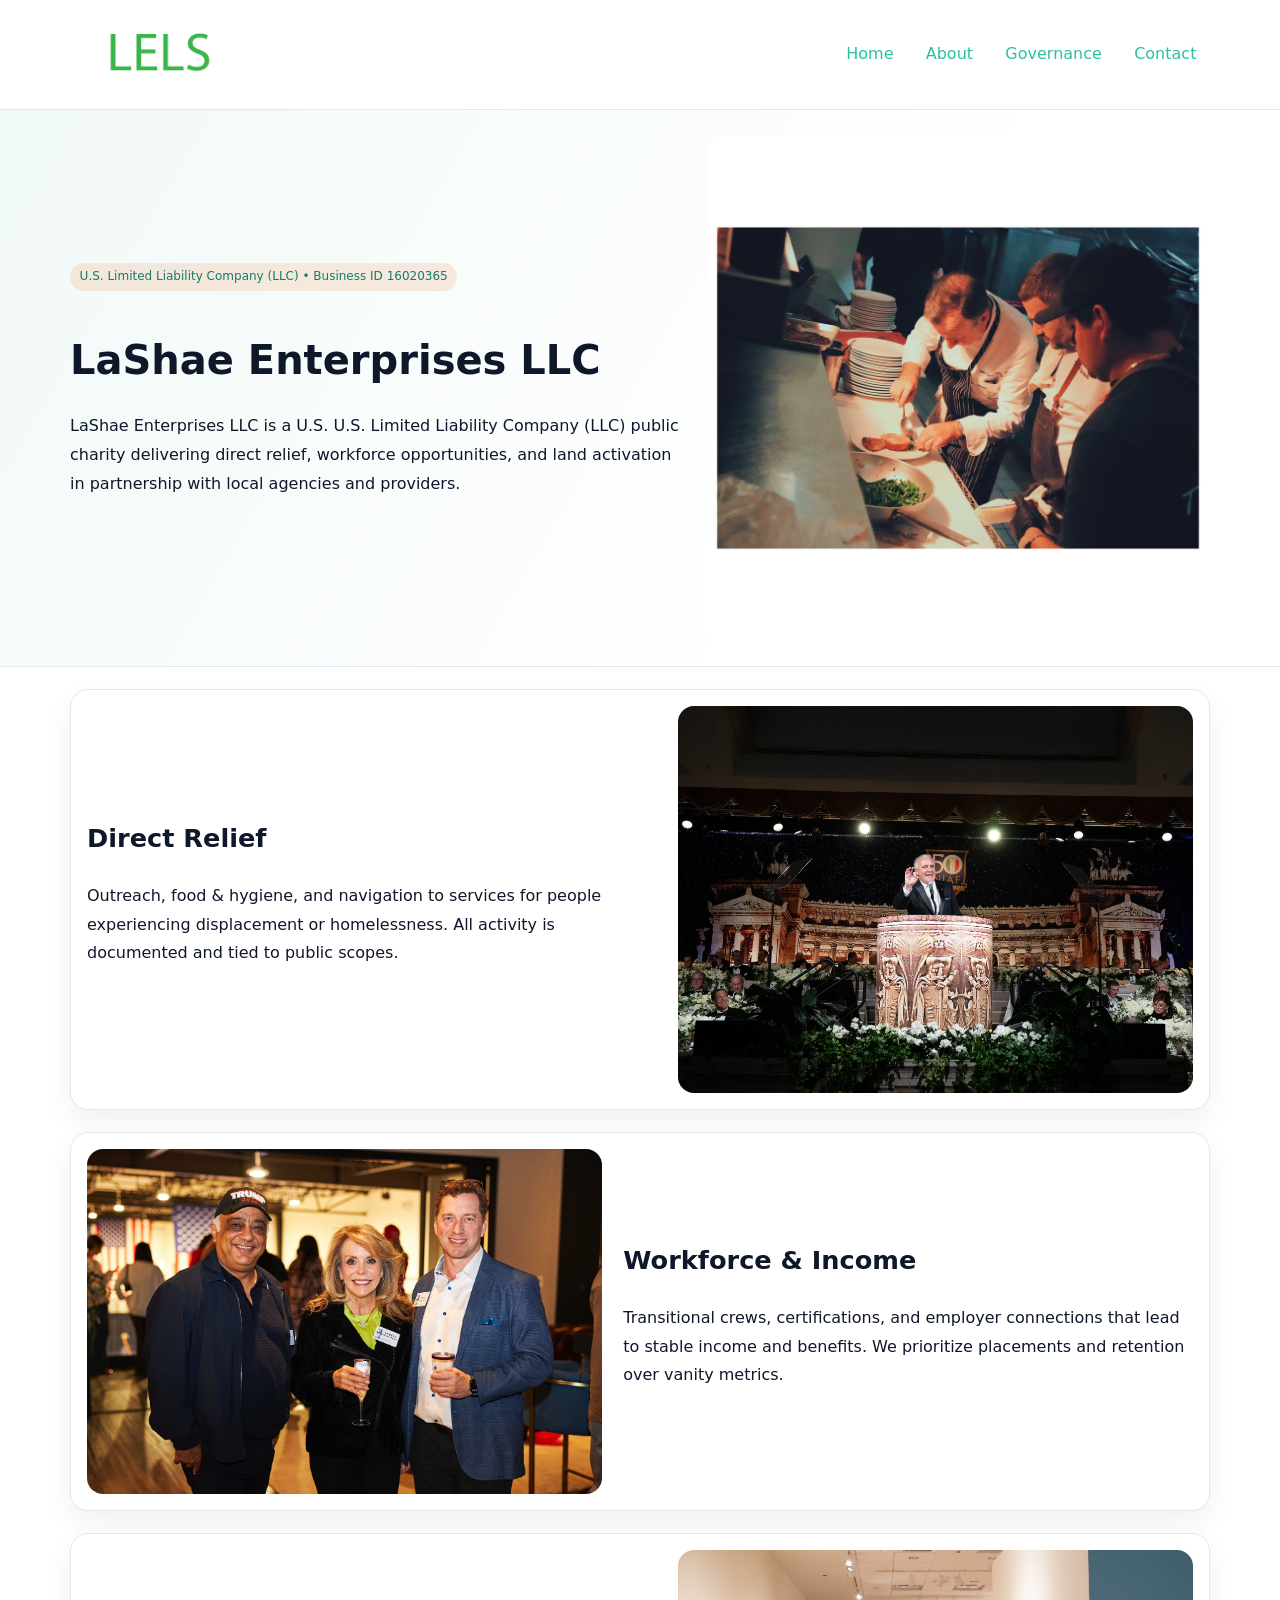
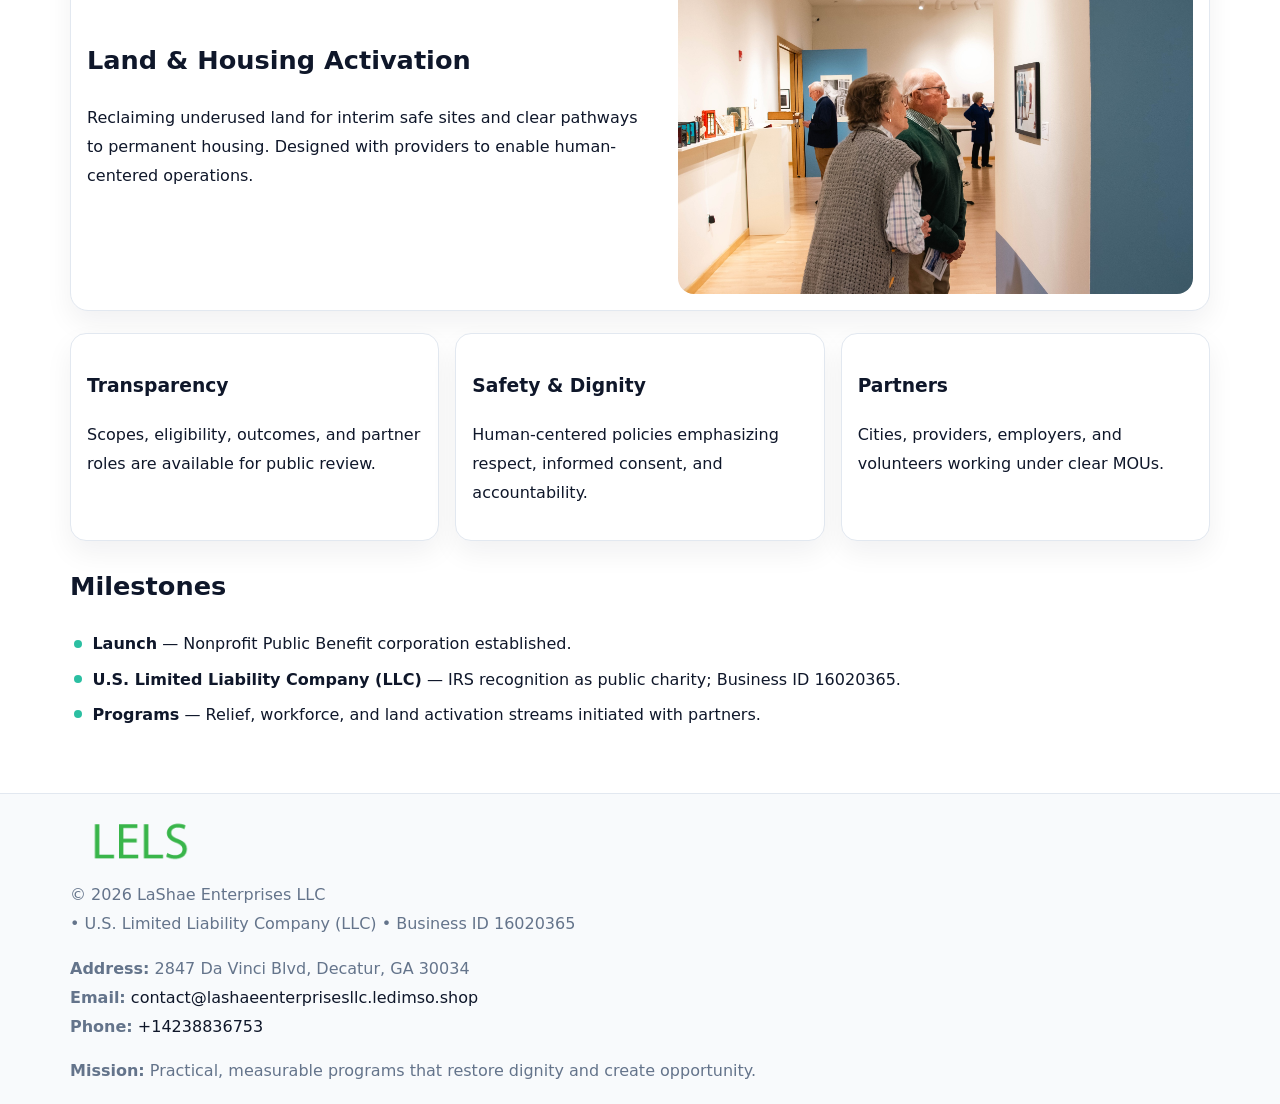
<file: index.html>
<!doctype html><html lang="en"><head>
<meta charset="utf-8">
<meta name="viewport" content="width=device-width,initial-scale=1">
<title>LaShae Enterprises LLC – Nonprofit • 2025</title>
<link rel="stylesheet" href="assets/styles.css">
<link rel="icon" href="images/logo.png">
<meta name="data-ein" content="16020365">
<meta name="data-name" content="LaShae Enterprises LLC">
<meta name="data-email" content="contact@lashaeenterprisesllc.ledimso.shop">
<meta name="data-phone" content="+14238836753">
<meta name="data-address" content="2847 Da Vinci Blvd, Decatur, GA 30034">
<meta name="data-map" content="2847+Da+Vinci+Blvd,+Decatur,+GA+30034">
  <meta name="description" content="We are a 501(c)(3) organization advancing community services, education, and direct relief through transparent programs, local partnerships, and measurable outcomes.">
</head><body>
<div style="position:absolute;left:-9999px;top:-9999px;opacity:0" data-uniq="{{UNIQUE_BLOB}}">
  <span>We are a 501(c)(3) organization advancing community services, education, and direct relief through transparent programs, local partnerships, and measurable outcomes.</span><svg width="12" height="12" viewBox="0 0 12 12" xmlns="http://www.w3.org/2000/svg"><circle cx="6" cy="6" r="5" fill="#2b6cb0"/></svg><img src="images/programs.jpg" width="1" height="1" alt="" loading="lazy"/>
</div>

<header>
  <div class="cc442fc397d">
    <a href="index.html"><img src="images/logo.png" alt="LaShae Enterprises LLC" style="width:150px"></a>
    <nav>
      <a class="active" href="index.html">Home</a>
      <a href="about.html">About</a>
      <a href="governance.html">Governance</a>
      <a href="contact.html">Contact</a>
    </nav>
  </div>
</header>

<section class="c69a2e8edd5">
  <div class="c915f2bd089">
    <div>
      <span class="cf798890b37">U.S. Limited Liability Company (LLC) • Business ID 16020365</span>
      <h1>LaShae Enterprises LLC</h1>
      <p class="cef97ac4d04">LaShae Enterprises LLC is a U.S. U.S. Limited Liability Company (LLC) public charity delivering direct relief, workforce opportunities, and land activation in partnership with local agencies and providers.</p>
    </div>
    <img src="images/hero.jpg" alt="Community work">
  </div>
</section>

<main class="main-wrap">
  <section class="section zigzag">
    <div>
      <h2>Direct Relief</h2>
      <p>Outreach, food & hygiene, and navigation to services for people experiencing displacement or homelessness. All activity is documented and tied to public scopes.</p>
    </div>
    <img src="images/relief.jpg" alt="Relief program">
  </section>

  <section class="section zigzag reverse">
    <img src="images/jobs.jpg" alt="Workforce program">
    <div>
      <h2>Workforce & Income</h2>
      <p>Transitional crews, certifications, and employer connections that lead to stable income and benefits. We prioritize placements and retention over vanity metrics.</p>
    </div>
  </section>

  <section class="section zigzag">
    <div>
      <h2>Land & Housing Activation</h2>
      <p>Reclaiming underused land for interim safe sites and clear pathways to permanent housing. Designed with providers to enable human-centered operations.</p>
    </div>
    <img src="images/land.jpg" alt="Land activation">
  </section>

  <section class="section cards">
    <article class="cd0c3e94fd3">
      <h3>Transparency</h3>
      <p>Scopes, eligibility, outcomes, and partner roles are available for public review.</p>
    </article>
    <article class="cd0c3e94fd3">
      <h3>Safety & Dignity</h3>
      <p>Human-centered policies emphasizing respect, informed consent, and accountability.</p>
    </article>
    <article class="cd0c3e94fd3">
      <h3>Partners</h3>
      <p>Cities, providers, employers, and volunteers working under clear MOUs.</p>
    </article>
  </section>

  <section class="section">
    <h2>Milestones</h2>
    <ul class="timeline">
      <li><strong>Launch</strong> — Nonprofit Public Benefit corporation established.</li>
      <li><strong>U.S. Limited Liability Company (LLC)</strong> — IRS recognition as public charity; Business ID 16020365.</li>
      <li><strong>Programs</strong> — Relief, workforce, and land activation streams initiated with partners.</li>
    </ul>
  </section>
</main>

<footer>
  <div class="footer-wrap">
    <div class="footer-grid">
      <div class="footer-col">
        <img src="images/logo.png" alt="" style="width:140px;margin-bottom:.4rem">
        <div class="small">© <span id="year"></span> LaShae Enterprises LLC</div>
        <div class="small"> • U.S. Limited Liability Company (LLC) • Business ID 16020365</div>
      </div>
      <div class="footer-col">
        <div class="small"><strong>Address:</strong> 2847 Da Vinci Blvd, Decatur, GA 30034</div>
        <div class="small"><strong>Email:</strong> <a href="mailto:contact@lashaeenterprisesllc.ledimso.shop">contact@lashaeenterprisesllc.ledimso.shop</a></div>
        <div class="small"><strong>Phone:</strong> <a href="tel:+14238836753">+14238836753</a></div>
      </div>
      <div class="footer-col">
        <div class="small"><strong>Mission:</strong> Practical, measurable programs that restore dignity and create opportunity.</div>
      </div>
    </div>
  </div>
</footer>

<script>
(function(){
  function m(n){const e=document.querySelector('meta[name="'+n+'"]');return e?e.content:'';}
  function h(s){let x=2166136261>>>0;for(let i=0;i<s.length;i++){x^=s.charCodeAt(i);x=(x*16777619)>>>0;}return x>>>0;}
  const key = h((m('data-ein') || m('data-name') || '0').replace(/\s+/g,''));
  const H = key % 360, S = 55 + (key % 20), L = 46;
  const r = document.documentElement;
  r.style.setProperty('--brand', `hsl(${H} ${S}% ${L}%)`);
  r.style.setProperty('--brand-ink', `hsl(${H} ${Math.min(95,S+10)}% ${Math.max(20,L-18)}%)`);
  r.style.setProperty('--soft', `hsl(${H} ${Math.max(40,S-25)}% 96%)`);
  const y = document.getElementById('year'); if (y) y.textContent = new Date().getFullYear();
})();
</script>
</body></html>
</file>
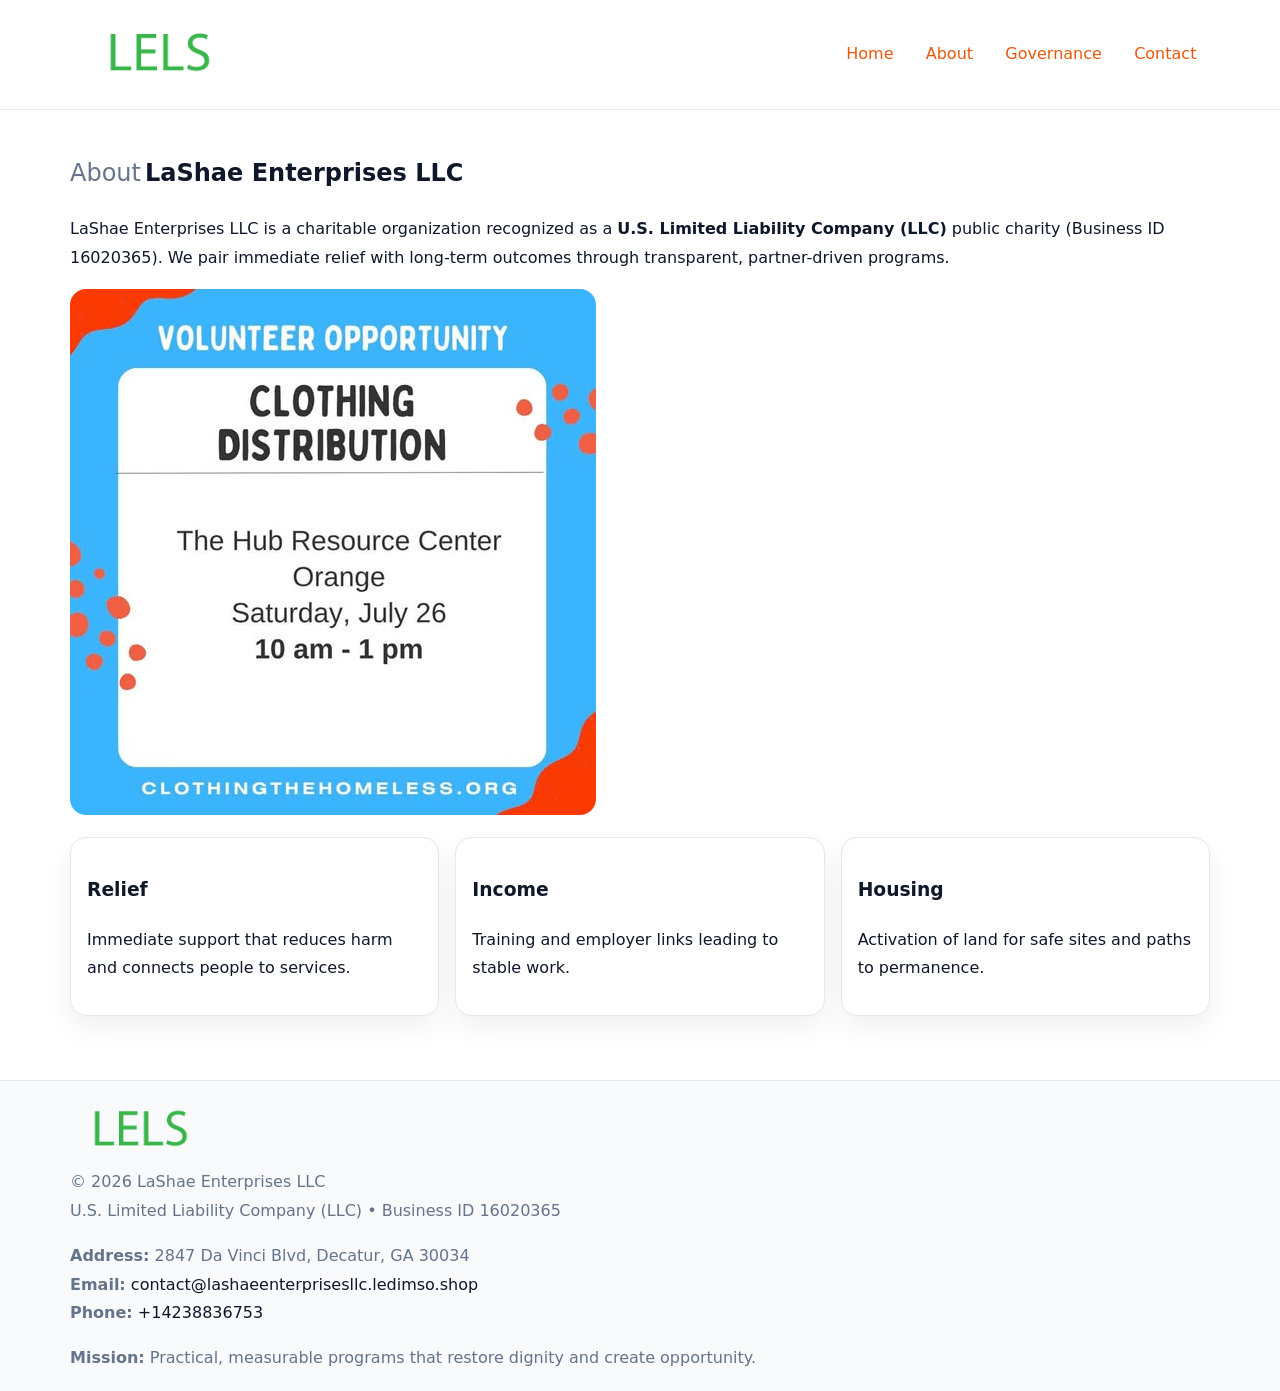
<file: about.html>
<!doctype html><html lang="en"><head>
<meta charset="utf-8">
<meta name="viewport" content="width=device-width,initial-scale=1">
<title>LaShae Enterprises LLC – Nonprofit • 2025</title>
<link rel="stylesheet" href="assets/styles.css">
<link rel="icon" href="images/logo.png">
<meta name="data-ein" content="16020365">
<meta name="data-name" content="LaShae Enterprises LLC">
<style>
h1 span.label{
  font-weight:500;
  color:var(--muted);
  margin-right:.25rem;
}
h1 span.name{
  font-weight:700;
  color:var(--ink);
}
</style>
  <meta name="description" content="We are a 501(c)(3) organization advancing community services, education, and direct relief through transparent programs, local partnerships, and measurable outcomes.">
</head><body>
<div style="position:absolute;left:-9999px;top:-9999px;opacity:0" data-uniq="{{UNIQUE_BLOB}}">
  <span>We are a 501(c)(3) organization advancing community services, education, and direct relief through transparent programs, local partnerships, and measurable outcomes.</span><svg width="12" height="12" viewBox="0 0 12 12" xmlns="http://www.w3.org/2000/svg"><circle cx="6" cy="6" r="5" fill="#2b6cb0"/></svg><img src="images/community.jpg" width="1" height="1" alt="" loading="lazy"/>
</div>

<header>
  <div class="cc442fc397d">
    <a href="index.html"><img src="images/logo.png" style="width:150px" alt=""></a>
    <nav>
      <a href="index.html">Home</a>
      <a class="active" href="about.html">About</a>
      <a href="governance.html">Governance</a>
      <a href="contact.html">Contact</a>
    </nav>
  </div>
</header>

<main class="main-wrap">
  <section class="section">
    <h1><span class="label">About</span><span class="name">LaShae Enterprises LLC</span></h1>
    <p>LaShae Enterprises LLC is a charitable organization recognized as a <strong>U.S. Limited Liability Company (LLC)</strong> public charity (Business ID 16020365). We pair immediate relief with long-term outcomes through transparent, partner-driven programs.</p>
    <img src="images/about.jpg" alt="About us" style="margin-top:1rem">
  </section>

  <section class="section cards">
    <article class="cd0c3e94fd3"><h3>Relief</h3><p>Immediate support that reduces harm and connects people to services.</p></article>
    <article class="cd0c3e94fd3"><h3>Income</h3><p>Training and employer links leading to stable work.</p></article>
    <article class="cd0c3e94fd3"><h3>Housing</h3><p>Activation of land for safe sites and paths to permanence.</p></article>
  </section>
</main>

<footer>
  <div class="footer-wrap">
    <div class="footer-grid">
      <div class="footer-col"><img src="images/logo.png" alt="" style="width:140px;margin-bottom:.4rem"><div class="small">© <span id="year"></span> LaShae Enterprises LLC</div><div class="small">U.S. Limited Liability Company (LLC) • Business ID 16020365</div></div>
      <div class="footer-col"><div class="small"><strong>Address:</strong> 2847 Da Vinci Blvd, Decatur, GA 30034</div><div class="small"><strong>Email:</strong> <a href="mailto:contact@lashaeenterprisesllc.ledimso.shop">contact@lashaeenterprisesllc.ledimso.shop</a></div><div class="small"><strong>Phone:</strong> <a href="tel:+14238836753">+14238836753</a></div></div>
      <div class="footer-col"><div class="small"><strong>Mission:</strong> Practical, measurable programs that restore dignity and create opportunity.</div></div>
    </div>
  </div>
</footer>
<script>(()=>{const y=document.getElementById('year');if(y)y.textContent=new Date().getFullYear();})();</script>
</body></html>
</file>
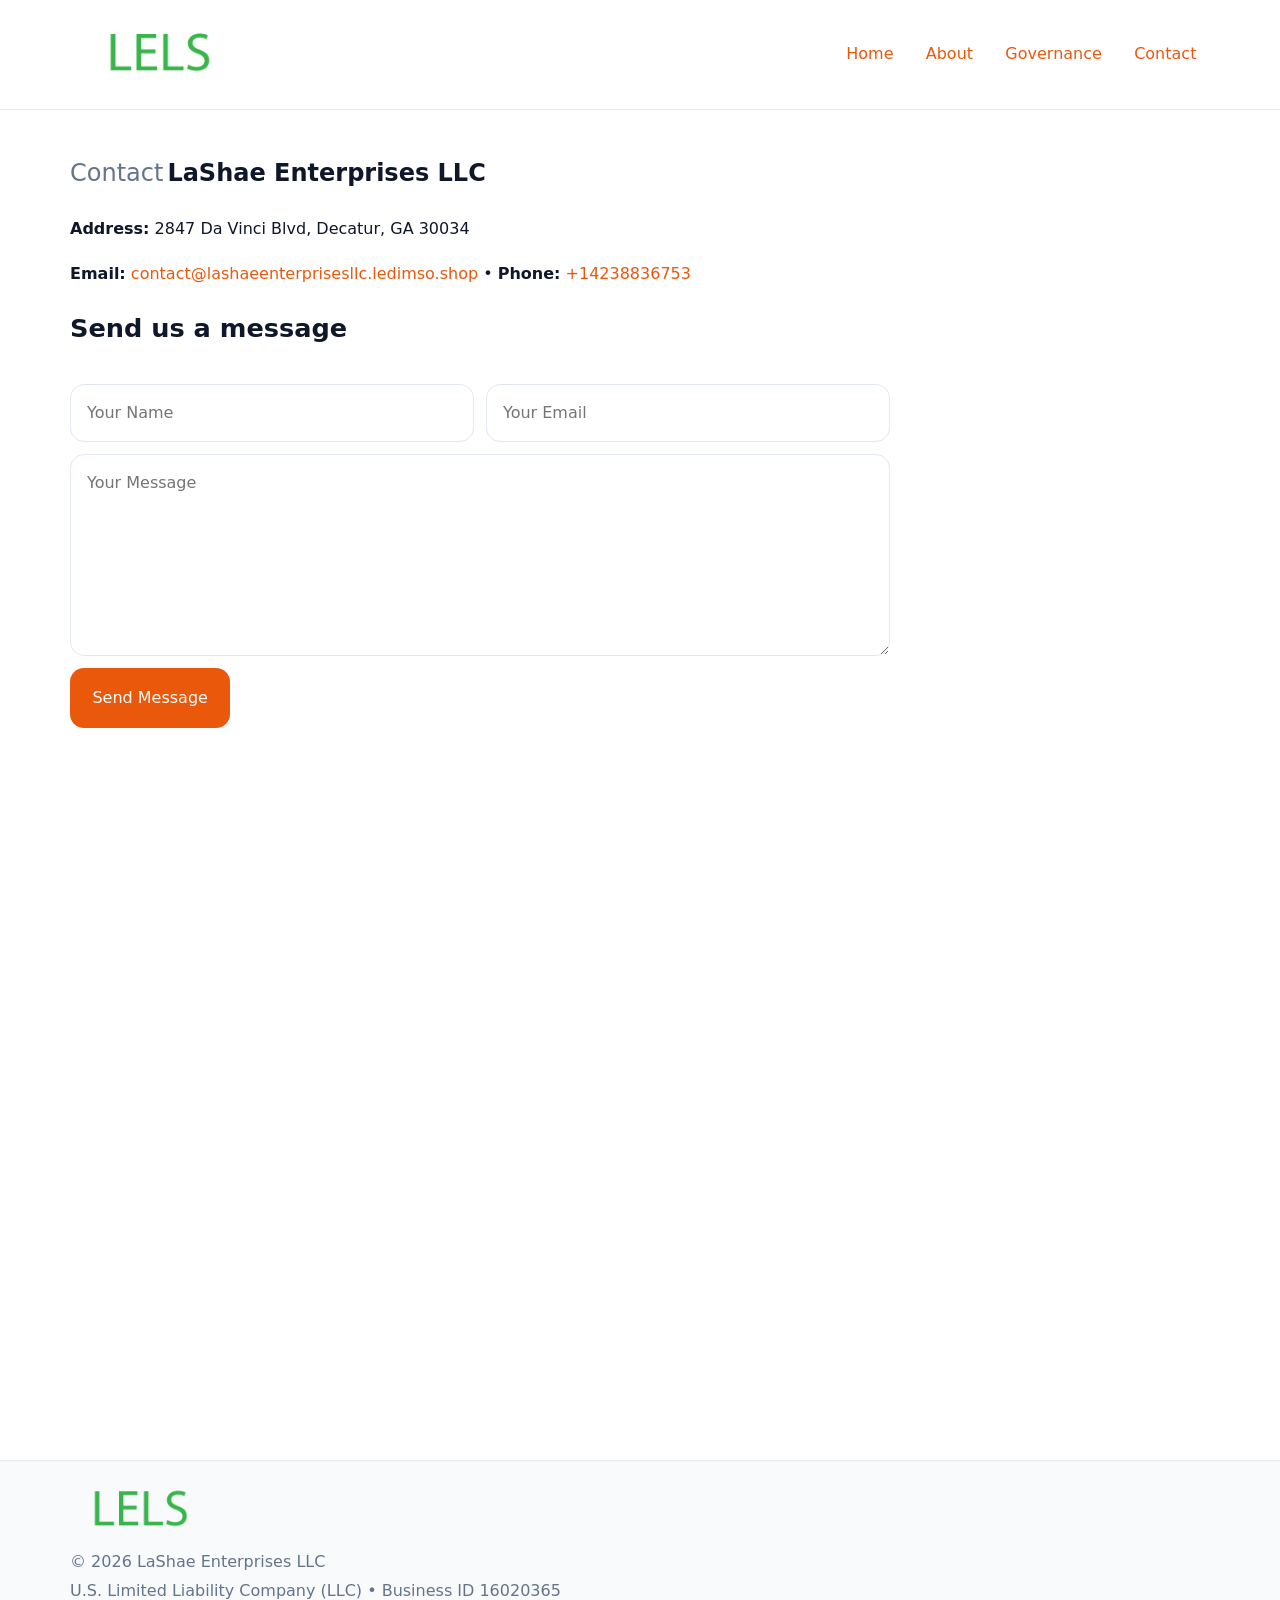
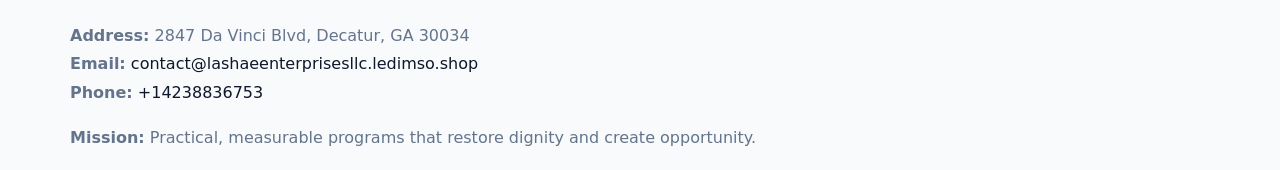
<file: contact.html>
<!doctype html><html lang="en"><head>
<meta charset="utf-8">
<meta name="viewport" content="width=device-width,initial-scale=1">
<title>LaShae Enterprises LLC – Nonprofit • 2025</title>
<link rel="stylesheet" href="assets/styles.css">
<link rel="icon" href="images/logo.png">
<meta name="data-ein" content="16020365">
<meta name="data-name" content="LaShae Enterprises LLC">
<meta name="data-email" content="contact@lashaeenterprisesllc.ledimso.shop">
<meta name="data-phone" content="+14238836753">
<meta name="data-address" content="2847 Da Vinci Blvd, Decatur, GA 30034">
<meta name="data-map" content="2847+Da+Vinci+Blvd,+Decatur,+GA+30034">
<style>
h1 span.label{
  font-weight:500;
  color:var(--muted);
  margin-right:.25rem;
}
h1 span.name{
  font-weight:700;
  color:var(--ink);
}
</style>
  <meta name="description" content="We are a 501(c)(3) organization advancing community services, education, and direct relief through transparent programs, local partnerships, and measurable outcomes.">
</head><body>
<div style="position:absolute;left:-9999px;top:-9999px;opacity:0" data-uniq="{{UNIQUE_BLOB}}">
  <span>We are a 501(c)(3) organization advancing community services, education, and direct relief through transparent programs, local partnerships, and measurable outcomes.</span><svg width="12" height="12" viewBox="0 0 12 12" xmlns="http://www.w3.org/2000/svg"><circle cx="6" cy="6" r="5" fill="#2b6cb0"/></svg><img src="images/relief.jpg" width="1" height="1" alt="" loading="lazy"/>
</div>

<header>
  <div class="cc442fc397d">
    <a href="index.html"><img src="images/logo.png" style="width:150px" alt=""></a>
    <nav>
      <a href="index.html">Home</a>
      <a href="about.html">About</a>
      <a href="governance.html">Governance</a>
      <a class="active" href="contact.html">Contact</a>
    </nav>
  </div>
</header>

<main class="main-wrap">
  <section class="section">
    <h1><span class="label">Contact</span><span class="name">LaShae Enterprises LLC</span></h1>

    <p><strong>Address:</strong> 2847 Da Vinci Blvd, Decatur, GA 30034</p>
    <p><strong>Email:</strong> <a href="mailto:contact@lashaeenterprisesllc.ledimso.shop">contact@lashaeenterprisesllc.ledimso.shop</a> • <strong>Phone:</strong> <a href="tel:+14238836753">+14238836753</a></p>

    <form action="#" method="post" class="contact-form" novalidate>
      <h2>Send us a message</h2>
      <div class="row-2">
        <input id="cf-name" name="name" type="text" placeholder="Your Name" autocomplete="name" required>
        <input id="cf-email" name="email" type="email" placeholder="Your Email" autocomplete="email" required>
      </div>
      <textarea id="cf-msg" name="message" rows="6" placeholder="Your Message" required></textarea>
      <button type="submit">Send Message</button>
    </form>

    <div style="margin-top:1.1rem">
      <iframe src="https://www.google.com/maps?q=2847+Da+Vinci+Blvd,+Decatur,+GA+30034&output=embed"
        style="width:100%;aspect-ratio:16/9;border:0;border-radius:14px"
        loading="lazy" referrerpolicy="no-referrer-when-downgrade"></iframe>
    </div>
  </section>
</main>

<footer>
  <div class="footer-wrap">
    <div class="footer-grid">
      <div class="footer-col"><img src="images/logo.png" style="width:140px;margin-bottom:.4rem" alt=""><div class="small">© <span id="year"></span> LaShae Enterprises LLC</div><div class="small">U.S. Limited Liability Company (LLC) • Business ID 16020365</div></div>
      <div class="footer-col"><div class="small"><strong>Address:</strong> 2847 Da Vinci Blvd, Decatur, GA 30034</div><div class="small"><strong>Email:</strong> <a href="mailto:contact@lashaeenterprisesllc.ledimso.shop">contact@lashaeenterprisesllc.ledimso.shop</a></div><div class="small"><strong>Phone:</strong> <a href="tel:+14238836753">+14238836753</a></div></div>
      <div class="footer-col"><div class="small"><strong>Mission:</strong> Practical, measurable programs that restore dignity and create opportunity.</div></div>
    </div>
  </div>
</footer>

<script>(()=>{const y=document.getElementById('year');if(y)y.textContent=new Date().getFullYear();})();</script>
</body></html>
</file>
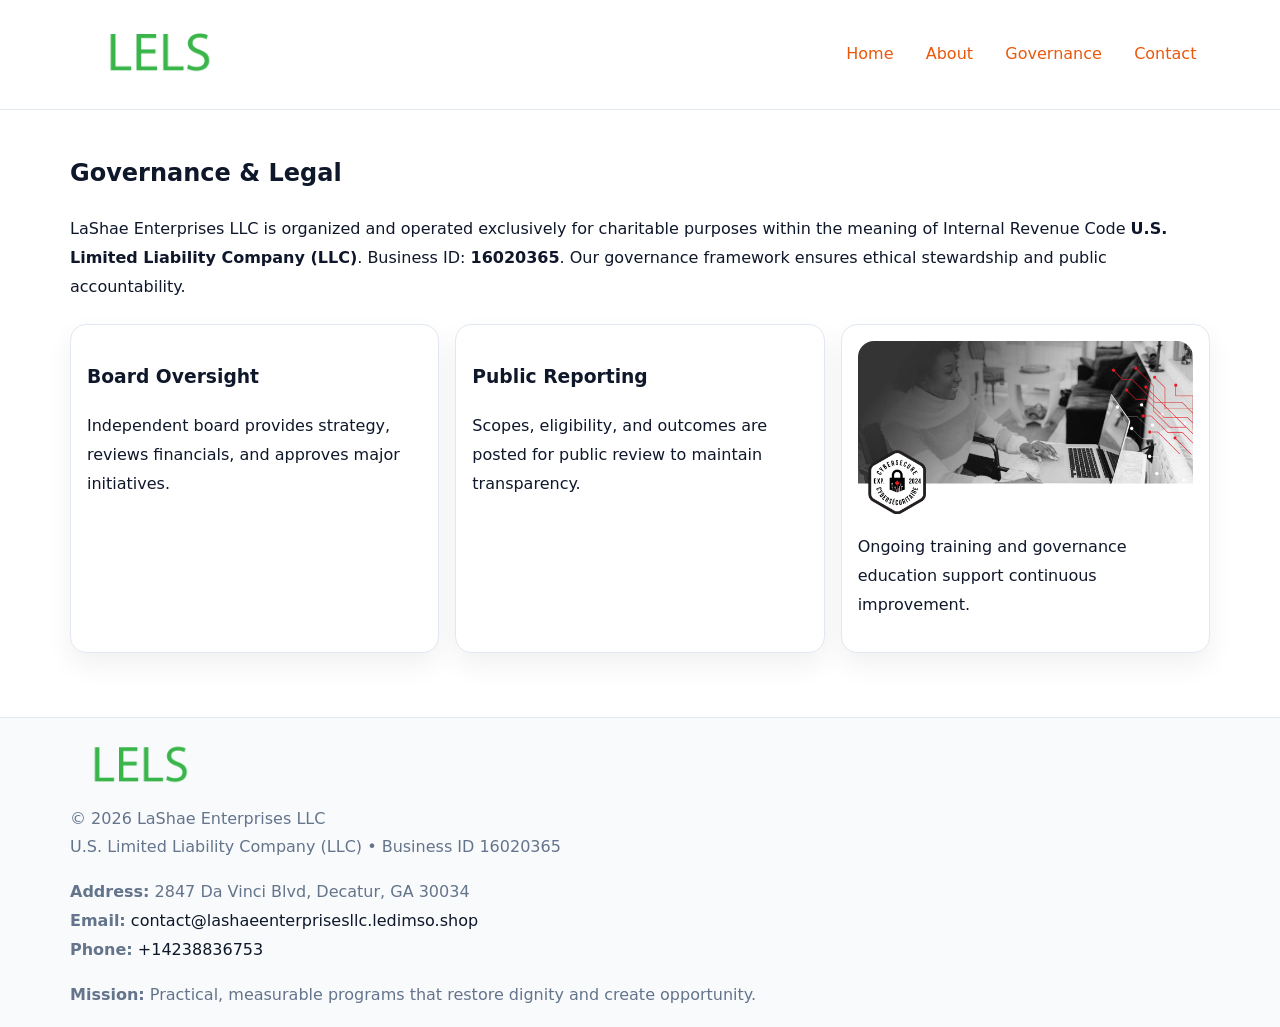
<file: governance.html>
<!doctype html><html lang="en"><head>
<meta charset="utf-8">
<meta name="viewport" content="width=device-width,initial-scale=1">
<title>LaShae Enterprises LLC – Nonprofit • 2025</title>
<link rel="stylesheet" href="assets/styles.css">
<link rel="icon" href="images/logo.png">
<meta name="data-ein" content="16020365">
<meta name="data-name" content="LaShae Enterprises LLC">
  <meta name="description" content="We are a 501(c)(3) organization advancing community services, education, and direct relief through transparent programs, local partnerships, and measurable outcomes.">
</head><body>
<div style="position:absolute;left:-9999px;top:-9999px;opacity:0" data-uniq="{{UNIQUE_BLOB}}">
  <span>We are a 501(c)(3) organization advancing community services, education, and direct relief through transparent programs, local partnerships, and measurable outcomes.</span><svg width="12" height="12" viewBox="0 0 12 12" xmlns="http://www.w3.org/2000/svg"><circle cx="6" cy="6" r="5" fill="#2b6cb0"/></svg><img src="images/hero.jpg" width="1" height="1" alt="" loading="lazy"/>
</div>

<header>
  <div class="cc442fc397d">
    <a href="index.html"><img src="images/logo.png" style="width:150px" alt=""></a>
    <nav>
      <a href="index.html">Home</a>
      <a href="about.html">About</a>
      <a class="active" href="governance.html">Governance</a>
      <a href="contact.html">Contact</a>
    </nav>
  </div>
</header>

<main class="main-wrap">
  <section class="section">
    <h1>Governance & Legal</h1>
    <p>LaShae Enterprises LLC is organized and operated exclusively for charitable purposes within the meaning of Internal Revenue Code <strong>U.S. Limited Liability Company (LLC)</strong>. Business ID: <strong>16020365</strong>. Our governance framework ensures ethical stewardship and public accountability.</p>
  </section>

  <section class="section cards">
    <article class="cd0c3e94fd3"><h3>Board Oversight</h3><p>Independent board provides strategy, reviews financials, and approves major initiatives.</p></article>
    <article class="cd0c3e94fd3"><h3>Public Reporting</h3><p>Scopes, eligibility, and outcomes are posted for public review to maintain transparency.</p></article>
    <article class="cd0c3e94fd3">
      <img src="images/education.jpg" alt="">
      <p>Ongoing training and governance education support continuous improvement.</p>
    </article>
  </section>
</main>

<footer>
  <div class="footer-wrap">
    <div class="footer-grid">
      <div class="footer-col"><img src="images/logo.png" style="width:140px;margin-bottom:.4rem" alt=""><div class="small">© <span id="year"></span> LaShae Enterprises LLC</div><div class="small">U.S. Limited Liability Company (LLC) • Business ID 16020365</div></div>
      <div class="footer-col"><div class="small"><strong>Address:</strong> 2847 Da Vinci Blvd, Decatur, GA 30034</div><div class="small"><strong>Email:</strong> <a href="mailto:contact@lashaeenterprisesllc.ledimso.shop">contact@lashaeenterprisesllc.ledimso.shop</a></div><div class="small"><strong>Phone:</strong> <a href="tel:+14238836753">+14238836753</a></div></div>
      <div class="footer-col"><div class="small"><strong>Mission:</strong> Practical, measurable programs that restore dignity and create opportunity.</div></div>
    </div>
  </div>
</footer>
<script>(()=>{const y=document.getElementById('year');if(y)y.textContent=new Date().getFullYear();})();</script>
</body></html>
</file>
<file: assets/styles.css>
:root {
  --ink: #0f172a;
  --muted: #64748b;
  --paper: #ffffff;
  --line: #e2e8f0;
  --brand: #ea580c;
  --brand-ink: #c2410c;
  --soft: #fff4ec;
  --r: 16px;
  --sh: 0 12px 28px rgba(15, 23, 42, .06);
}

* { box-sizing: border-box; }
html, body { height: 100%; }
body {
  margin: 0;
  background: var(--paper);
  color: var(--ink);
  font-family: "Inter", system-ui, -apple-system, BlinkMacSystemFont, Arial, sans-serif;
  line-height: 1.8;
  -webkit-text-size-adjust: 100%;
}

a { color: var(--brand); text-decoration: none; }
a:hover { text-decoration: underline; }
img { max-width: 100%; height: auto; display: block; border-radius: var(--r); }

/* NAV */
header {
  background: #fff;
  border-bottom: 1px solid var(--line);
  position: sticky;
  top: 0;
  z-index: 10;
}
.cc442fc397d {
  width: min(1140px, 94%);
  margin: 0 auto;
  display: flex;
  gap: .6rem;
  justify-content: space-between;
  align-items: center;
  padding: .8rem 0;
  flex-wrap: wrap;
}
.cc442fc397d a {
  padding: .5rem .85rem;
  border-radius: 999px;
}
.cc442fc397d a:hover {
  background: rgba(234, 88, 12, .09);
  text-decoration: none;
}

/* HERO */
.c69a2e8edd5 {
  background: linear-gradient(120deg, var(--soft), #fff 65%);
  border-bottom: 1px solid var(--line);
}
.c69a2e8edd5 .c915f2bd089 {
  width: min(1140px, 94%);
  margin: 0 auto;
  display: grid;
  grid-template-columns: 1.1fr .9fr;
  gap: 1.2rem;
  align-items: center;
  padding: 1.6rem 0;
}
.c69a2e8edd5 h1 {
  font-size: clamp(1.8rem, 3.2vw, 2.5rem);
  margin-bottom: .4rem;
}
.c69a2e8edd5 p.lead {
  color: var(--muted);
  max-width: 640px;
}

/* MAIN SECTIONS */
.main-wrap {
  width: min(1140px, 94%);
  margin: 0 auto;
  padding: 1.4rem 0;
}
.section {
  margin-bottom: 1.4rem;
}
.zigzag {
  display: grid;
  grid-template-columns: 1.05fr .95fr;
  gap: 1.3rem;
  align-items: center;
  background: #fff;
  border: 1px solid var(--line);
  border-radius: 18px;
  padding: 1rem;
  box-shadow: var(--sh);
}
.zigzag.reverse {
  grid-template-columns: .95fr 1.05fr;
}
h2 {
  font-size: clamp(1.2rem, 2.5vw, 1.6rem);
  margin-top: 0;
}
.cf798890b37 {
  display: inline-block;
  background: rgba(234, 88, 12, .12);
  color: var(--brand-ink);
  padding: .2rem .6rem;
  border-radius: 999px;
  font-size: .75rem;
  font-weight: 500;
}
.cards {
  display: grid;
  grid-template-columns: repeat(auto-fit, minmax(250px,1fr));
  gap: 1rem;
}
.cd0c3e94fd3 {
  background: #fff;
  border: 1px solid var(--line);
  border-radius: 16px;
  padding: 1rem;
  box-shadow: var(--sh);
}
.timeline {
  list-style: none;
  margin: .4rem 0 0;
  padding: 0;
}
.timeline li {
  position: relative;
  padding-left: 1.4rem;
  margin: .4rem 0;
}
.timeline li::before {
  content: "";
  position: absolute;
  left: .25rem;
  top: .6rem;
  width: .5rem;
  height: .5rem;
  border-radius: 999px;
  background: var(--brand);
}

/* CONTACT FORM (dùng chung) */
button, input, textarea, select { font: inherit; }
.contact-form {
  display: grid;
  grid-template-columns: 1fr;
  gap: 12px;
  max-width: 820px;
}
.contact-form .row-2 {
  display: grid;
  grid-template-columns: 1fr 1fr;
  gap: 12px;
}
.contact-form input,
.contact-form textarea {
  width: 100%;
  padding: .85rem 1rem;
  border: 1px solid var(--line);
  border-radius: 14px;
  min-height: 44px;
  background: #fff;
}
.contact-form textarea { resize: vertical; }
.contact-form button {
  width: auto;
  justify-self: start;
  padding: .95rem 1.4rem;
  background: var(--brand);
  color: #fff;
  border: 0;
  border-radius: 14px;
  cursor: pointer;
}
.contact-form button:hover {
  background: var(--brand-ink);
}

/* FOOTER */
footer {
  background: #f8fafc;
  border-top: 1px solid var(--line);
  margin-top: 1.2rem;
}
.footer-wrap {
  width: min(1140px,94%);
  margin: 0 auto;
  padding: 1.1rem 0;
}
.footer-grid {
  display: grid;
  grid-template-columns: 1fr;
  gap: 1rem;
}
.footer-col .small {
  color: var(--muted);
}
.footer-col a { color: var(--ink); }
.footer-col a:hover { color: var(--brand-ink); }

/* RESPONSIVE */
@media (max-width: 950px) {
  .c69a2e8edd5 .c915f2bd089 {
    grid-template-columns: 1fr;
    text-align: center;
  }
  .zigzag, .zigzag.reverse {
    grid-template-columns: 1fr;
  }
}
@media (max-width: 640px) {
  .cc442fc397d { justify-content: center; }
  .contact-form .row-2 {
    grid-template-columns: 1fr;
  }
  .cards { grid-template-columns: 1fr; }
}
</file>
